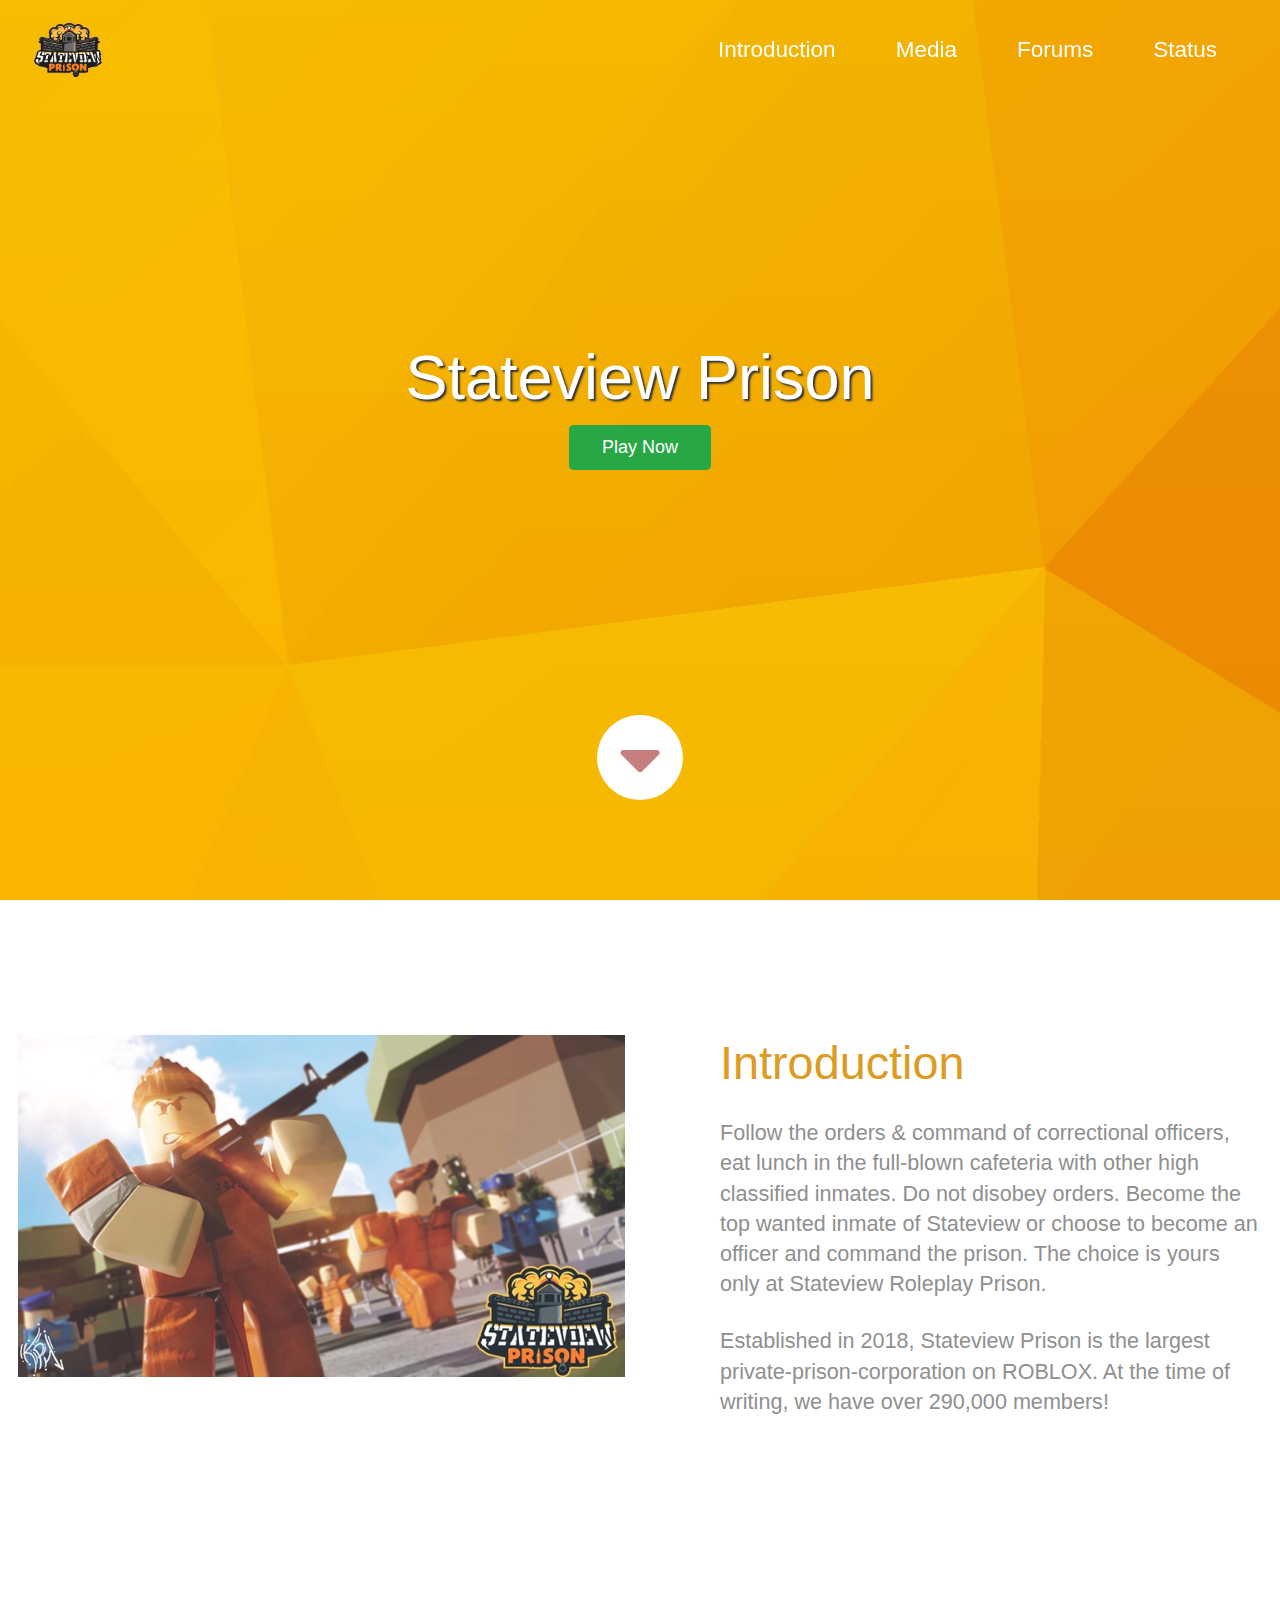
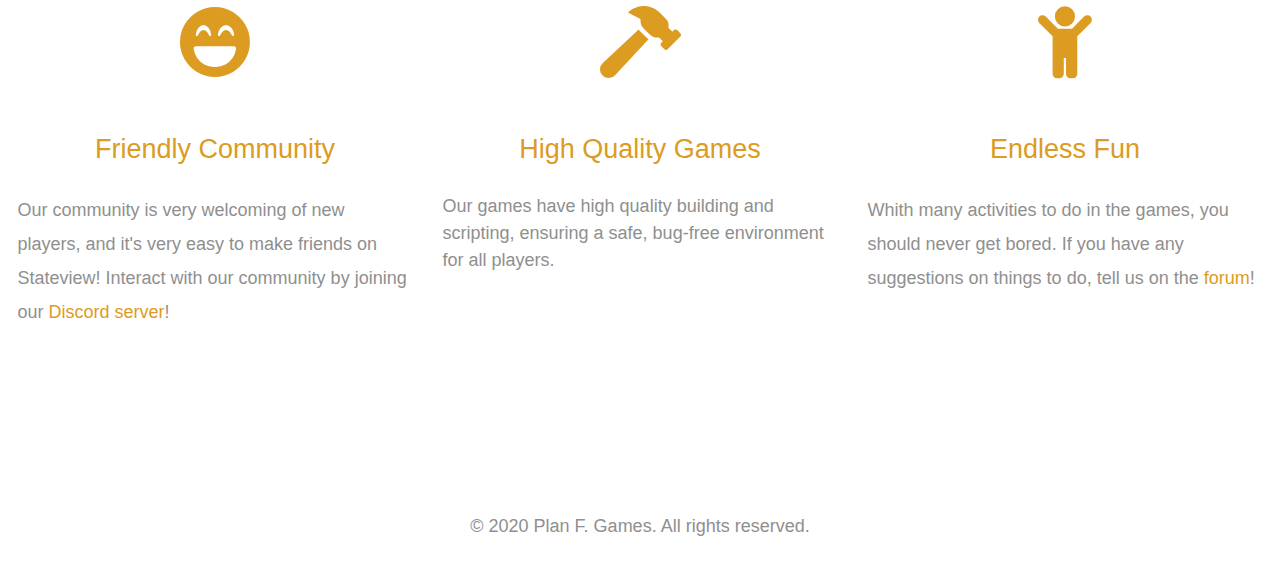
<file: index.html>
<!DOCTYPE html>
<html lang="en">
  <head>
    <meta charset="UTF-8" />
    <meta name="viewport" content="width=device-width, initial-scale=1.0" />
	<meta property="og:title" content="Stateview Prison">
	<meta property="og:type" content="website">
	<meta property="og:url" content="https://stateviewprison.com">
	<meta property="og:image" content="https://stateviewprison.com/img/IntroImage.jpg">
	<meta property="og:description" content="Follow the orders & command of correctional officers, eat lunch in the full-blown cafeteria with other high classified inmates. Do not disobey orders. Become the top wanted inmate of Stateview or choose to become an officer and command the prison. The choice is yours only at Stateview Roleplay Prison.">
    <meta http-equiv="X-UA-Compatible" content="ie=edge" />
    <title>Stateview Prison</title>
	<link rel="icon" type="image/png" href="img/StateviewLogotrans.png">
    <link rel="stylesheet" href="fontawesome-5.5/css/all.min.css" />
    <link rel="stylesheet" href="slick/slick.css">
    <link rel="stylesheet" href="slick/slick-theme.css">
    <link rel="stylesheet" href="magnific-popup/magnific-popup.css">
    <link rel="stylesheet" href="css/bootstrap.min.css" />
    <link rel="stylesheet" href="css/templatemo-style.css" />
    <!--
	Stateview Prison
	https://templatemo.com/tm-525-the-town
	-->
  </head>
  <body>    
    <!-- Hero section -->
    <section id="hero" class="text-white tm-font-big tm-parallax">
      <!-- Navigation -->
      <nav class="navbar navbar-expand-md tm-navbar" id="tmNav">              
        <div class="container">   
          <div class="tm-next">
              <a href="#" class="navbar-brand">
                <img src="img/StateviewLogotrans.png" width="70" height="70" alt="Stateview Prison">
              </a>
          </div>             
            
          <button class="navbar-toggler" type="button" data-toggle="collapse" data-target="#navbarSupportedContent" aria-controls="navbarSupportedContent" aria-expanded="false" aria-label="Toggle navigation">
            <i class="fas fa-bars navbar-toggler-icon"></i>
          </button>
          <div class="collapse navbar-collapse" id="navbarSupportedContent">
            <ul class="navbar-nav ml-auto">
              <li class="nav-item">
                  <a class="nav-link tm-nav-link" href="#introduction">Introduction</a>
              </li>  
              <li class="nav-item">
                <a class="nav-link tm-nav-link" href="https://media.stateviewprison.com/" onclick="window.location.href='https://media.stateviewprison.com/'">Media</a>
            </li>    
            <li class="nav-item">
              <a class="nav-link tm-nav-link" href="https://forum.stateviewprison.com" onclick="window.location.href='https://forum.stateviewprison.com'">Forums</a>
            </li>
            <li class="nav-item">
              <a class="nav-link tm-nav-link" href="https://status.stateviewprison.com" onclick="window.location.href='https://status.stateviewprison.com'">Status</a>
            </li> 
            </ul>
          </div>        
        </div>
      </nav>
      
      <div class="text-center tm-hero-text-container">
        <div class="tm-hero-text-container-inner">
            <h2 class="tm-hero-title">Stateview Prison</h2>
            <a class="btn btn-success" style="position: relative; z-index: 25;" href="https://www.roblox.com/games/3421472751">Play Now</a>
        </div>        
      </div>

      <div class="tm-next tm-intro-next">
        <a href="#introduction" class="text-center tm-down-arrow-link">
          <i class="fas fa-3x fa-caret-down tm-down-arrow"></i>
        </a>
      </div>      
    </section>

    <section id="introduction" class="tm-section-pad-top">
      <div class="container">
        <div class="row">
          <div class="col-lg-6">
            <img src="img/IntroImage.jpg" alt="Image" class="img-fluid tm-intro-img" />
          </div>
          <div class="col-lg-6">
            <div class="tm-intro-text-container">
                <h2 class="tm-text-primary mb-4 tm-section-title">Introduction</h2>
                <p class="mb-4 tm-intro-text">
                  Follow the orders & command of correctional officers, eat lunch in the full-blown cafeteria with other high classified inmates. Do not disobey orders. Become the top wanted inmate of Stateview or choose to become an officer and command the prison. The choice is yours only at Stateview Roleplay Prison.
              </p>
                <p class="mb-5 tm-intro-text">Established in 2018, Stateview Prison is the largest private-prison-corporation on ROBLOX. At the time of writing, we have over 290,000 members!</p>
            </div>
          </div>
        </div>

        <div class="row tm-section-pad-top">
          <div class="col-lg-4">
            <i class="fas fa-4x fa-laugh-beam text-center tm-icon"></i>
            <h4 class="text-center tm-text-primary mb-4">Friendly Community</h4>
            <p>
              Our community is very welcoming of new players, and it's very easy to make friends on Stateview! Interact with our community by joining our <a class="tm-text-primary" href="https://discord.com/invite/stateview">Discord server</a>!
            </p>
          </div>
        
        <div class="col-lg-4 mt-5 mt-lg-0">
          <i class="fas fa-4x fa-hammer text-center tm-icon"></i>
          <h4 class="text-center tm-text-primary mb-4">High Quality Games</h4>
          Our games have high quality building and scripting, ensuring a safe, bug-free environment for all players.
          <p>
          </p>
        </div>
        <div class="col-lg-4 mt-5 mt-lg-0">
          <i class="fas fa-4x fa-child text-center tm-icon"></i>
          <h4 class="text-center tm-text-primary mb-4">Endless Fun</h4>
          <p>
            Whith many activities to do in the games, you should never get bored. If you have any suggestions on things to do, tell us on the <a class="tm-text-primary" href="https://forum.stateviewprison.com/">forum</a>!
          </p>
        </div>
      </div>
    </section>

    <!--Work-->

    

    <!-- Contact -->
    <br><br><br><br><br><br>
    <div class="container">
      <p class="text-center">© 2020 Plan F. Games. All rights reserved.</p>
    </div>

    <script src="js/jquery-1.9.1.min.js"></script>     
    <script src="magnific-popup/jquery.magnific-popup.min.js"></script>
    <script src="js/jquery.singlePageNav.min.js"></script>     
    <script src="js/bootstrap.min.js"></script> 
    <script>

        // Detect window scroll and update navbar
        $(window).scroll(function(e){          
          if($(document).scrollTop() > 120) {
            $('.tm-navbar').addClass("scroll");
          } else {
            $('.tm-navbar').removeClass("scroll");
          }
        });

      function getOffSet(){
        var _offset = 450;
        var windowHeight = window.innerHeight;

        if(windowHeight > 500) {
          _offset = 400;
        } 
        if(windowHeight > 680) {
          _offset = 300
        }
        if(windowHeight > 830) {
          _offset = 210;
        }

        return _offset;
      }

      function setParallaxPosition($doc, multiplier, $object){
        var offset = getOffSet();
        var from_top = $doc.scrollTop(),
          bg_css = 'center ' +(multiplier * from_top - offset) + 'px';
        $object.css({"background-position" : bg_css });
      }

      // Parallax function
      // Adapted based on https://codepen.io/roborich/pen/wpAsm        
      var background_image_parallax = function($object, multiplier, forceSet){
        multiplier = typeof multiplier !== 'undefined' ? multiplier : 0.5;
        multiplier = 1 - multiplier;
        var $doc = $(document);
        // $object.css({"background-attatchment" : "fixed"});

        if(forceSet) {
          setParallaxPosition($doc, multiplier, $object);
        } else {
          $(window).scroll(function(){          
            setParallaxPosition($doc, multiplier, $object);
          });
        }
      };
      
      $(function(){
        // Hero Section - Background Parallax
        background_image_parallax($(".tm-parallax"), 0.30, false);  
        
        // Handle window resize
        window.addEventListener('resize', function(){
          background_image_parallax($(".tm-parallax"), 0.30, true);
        }, true);
        
        // Close mobile menu after click 
        $('#tmNav a').on('click', function(){
          $('.navbar-collapse').removeClass('show'); 
        })

        // Scroll to corresponding section with animation
        $('#tmNav').singlePageNav();        
        
        // Add smooth scrolling to all links
        // https://www.w3schools.com/howto/howto_css_smooth_scroll.asp
        $("a").on('click', function(event) {
          if (this.hash !== "") {
            event.preventDefault();
            var hash = this.hash;

            $('html, body').animate({
              scrollTop: $(hash).offset().top
            }, 400, function(){
              window.location.hash = hash;
            });
          } // End if
        });
      });
    </script>
  </body>
</html>
</file>
<file: css/templatemo-style.css>
/*

The Town

https://templatemo.com/tm-525-the-town

*/

html {
  font-size: 18px;
}

body {
  color: #8f8f8f;
  margin: 0;
  padding: 0;
  overflow-x: hidden;
}
a {
  transition: all 0.3s ease;
}

a:hover,
a:focus {
  text-decoration: none;
}

a:focus {
  outline: none;
}

.btn {
  padding: 8px 32px;
}

.btn:hover {
  background-color: #ced4da;
}

.tm-section-pad-top {
  padding-top: 135px;
}

.tm-text-primary {
  color: #dc9b21;
}

.tm-font-big {
  font-size: 1.25rem;
}

.tm-btn-primary {
  color: white;
  background-color: #dc9b21;
  padding: 14px 35px;
  border-radius: 30px;
}

.tm-btn-primary:hover,
.tm-btn-primary:focus {
  color: white;
  background-color: #f0b341;
}

/* Navbar */

.tm-navbar {
  position: fixed;
  width: 100%;
  z-index: 1000;
  background-color: transparent;
  transition: all 0.3s ease;
}

.tm-navbar.scroll {
  background-color: rgb(220,155,33);
}

.navbar-brand {
  color: white;
  font-size: 1.4rem;
  font-weight: bold;
}

.navbar-brand:hover,
.tm-navbar.scroll .navbar-brand:hover {
  color: #dc9b21;
}

.tm-navbar.scroll .navbar-brand {
  color: #8f8f8f;
}

.nav-item {
  list-style: none;
}

.tm-nav-link {
  color: white;
}

.tm-nav-link:hover {
  color: rgb(230, 230, 230);
}

.navbar-toggler {
  border: 1px solid white;
  padding-left: 10px;
  padding-right: 10px;
}

.navbar-toggler-icon {
  color: white;
  padding-top: 6px;
}

.tm-navbar.scroll .navbar-toggler {
  border: 1px solid white;
}
/* Hero */

#hero {
  background-image: url(../img/Yellow-triangles.png);
  background-repeat: no-repeat;
  height: 100vh;
  min-height: 375px;
  position: relative;
}

@media (min-height: 830px) {
  #hero {
    background-position: center -210px;
  }
}

@media (min-height: 680px) and (max-height: 829px) {
  #hero {
    background-position: center -300px;
  }
}

@media (min-height: 500px) and (max-height: 679px) {
  #hero {
    background-position: center -400px;
  }
}

@media (max-height: 499px) {
  #hero {
    background-position: center -450px;
  }
}

.tm-hero-text-container {
  width: 100%;
  height: 100%;
  display: flex;
  flex-flow: column;
  justify-content: center;
}

.tm-hero-text-container-inner {
  margin-top: -90px;
}

.tm-hero-title {
  font-size: 3.5rem;
  text-shadow: 2px 2px 2px #333;
}

.tm-intro-next {
  position: absolute;
  bottom: 100px;
  left: 0;
  right: 0;
}

@media (max-height: 480px) {
  .tm-hero-text-container-inner {
    margin-top: -40px;
  }

  .tm-intro-next {
    bottom: 20px;
  }
}

.tm-down-arrow-link {
  display: block;
  margin-top: 18%;
}

.tm-down-arrow {
  color: #c57e7d;
  cursor: pointer;
  background: white;
  border-radius: 50%;
  padding: 10px 22px 8px;
  transition: all 0.3s ease;
}

.tm-down-arrow:hover,
.tm-down-arrow:focus {
  color: white;
  background: #dc9b21;
}

/* Introduction */

.tm-section-title {
  font-size: 2.6rem;
  font-weight: normal;
}

.tm-intro-text {
  font-size: 1.2rem;
  line-height: 1.4;
}

.tm-icon {
  display: block;
  margin-bottom: 55px;
  color: #dc9b21;
}

/* Work */

.tm-work-description {
  max-width: 650px;
  width: 100%;
  font-size: 0.9rem;
}

.tm-gallery-container {
  padding-top: 70px;
  padding-bottom: 120px;
}

.tm-gallery-item {
  margin: 0 15px;
}

.slick-dots {
  bottom: -65px;
}

.slick-dots li {
  margin: 0 13px;
}

.slick-dots li button:hover:before,
.slick-dots li button:focus:before,
.slick-dots li.slick-active button:before {
  opacity: 1;
  color: rgb(240,179,65);
}

.slick-dots li button:before {
  font-size: 26px;
}

/* Hover Effect */
/* Common style */
.grid figure {
  position: relative;
  float: left;
  overflow: hidden;
  /* margin: 10px 1%;
  min-width: 320px;
	max-width: 480px;
	max-height: 360px;
	width: 48%; */
  background: #3085a3;
  text-align: center;
  cursor: pointer;
}

.grid figure img {
  position: relative;
  display: block;
  min-height: 100%;
  max-width: 100%;
  opacity: 0.8;
}

.grid figure figcaption {
  padding: 2em;
  color: #fff;
  text-transform: uppercase;
  font-size: 1.25em;
  -webkit-backface-visibility: hidden;
  backface-visibility: hidden;
}

.grid figure figcaption::before,
.grid figure figcaption::after {
  pointer-events: none;
}

.grid figure figcaption,
.grid figure figcaption > a {
  position: absolute;
  top: 0;
  left: 0;
  width: 100%;
  height: 100%;
}

/* Anchor will cover the whole item by default */
/* For some effects it will show as a button */
.grid figure figcaption > a {
  z-index: 1000;
  text-indent: 200%;
  white-space: nowrap;
  font-size: 0;
  opacity: 0;
}

.grid figure h2 {
  word-spacing: -0.15em;
  font-weight: 300;
}

.grid figure h2 span {
  font-weight: 800;
}

.grid figure h2,
.grid figure p {
  margin: 0;
}

.grid figure p {
  letter-spacing: 1px;
  font-size: 68.5%;
}

/*---------------*/
/***** Honey *****/
/*---------------*/

figure.effect-honey {
  background: #4a3753;
  max-width: 220px;
}

figure.effect-honey img {
  opacity: 0.9;
  -webkit-transition: opacity 0.35s;
  transition: opacity 0.35s;
}

figure.effect-honey:hover img {
  opacity: 0.5;
}

figure.effect-honey figcaption::before {
  position: absolute;
  bottom: 0;
  left: 0;
  width: 100%;
  height: 10px;
  background: #dc9b21;
  content: "";
  -webkit-transform: translate3d(0, 10px, 0);
  transform: translate3d(0, 10px, 0);
}

figure.effect-honey h2 {
  position: absolute;
  bottom: 0;
  left: 0;
  padding: 1em 1.5em;
  width: 100%;
  text-align: left;
  -webkit-transform: translate3d(0, -30px, 0);
  transform: translate3d(0, -30px, 0);
}

figure.effect-honey h2 i {
  font-style: normal;
  opacity: 0;
  -webkit-transition: opacity 0.35s, -webkit-transform 0.35s;
  transition: opacity 0.35s, transform 0.35s;
  -webkit-transform: translate3d(0, -30px, 0);
  transform: translate3d(0, -30px, 0);
}

figure.effect-honey figcaption::before,
figure.effect-honey h2 {
  -webkit-transition: -webkit-transform 0.35s;
  transition: transform 0.35s;
}

figure.effect-honey:hover figcaption::before,
figure.effect-honey:hover h2,
figure.effect-honey:hover h2 i {
  opacity: 1;
  -webkit-transform: translate3d(0, 0, 0);
  transform: translate3d(0, 0, 0);
}

/* Contact */

#contact {
  color: white;
  background-image: url(../img/the-town-bg-02.jpg);
  background-position: center;
  background-repeat: no-repeat;
  min-height: 850px;
  position: relative;
  padding-bottom: 50px;
  padding-top: 160px;
}

.tm-underline {
  border-top: 2px solid white;
  height: 8px;
  width: 100%;
}

.tm-underline-inner {
  width: 25%;
  height: 8px;
  background: white;
}

.tm-contact-item {
  margin-bottom: 75px;
}

.tm-contact-item-link {
  display: flex;
  align-items: center;
}

.tm-contact-item-link i,
.tm-contact-item-link span {
  color: white;
  transition: all 0.3s ease;
}

.tm-contact-item-link:hover i,
.tm-contact-item-link:hover span {
  color: #dc9b21;
}

.tm-input {
  padding: 8px 25px;
  border-radius: 3px;
  border: 1px solid white;
  background: transparent;
  color: white;
}

::placeholder {
  /* Chrome, Firefox, Opera, Safari 10.1+ */
  color: white;
  opacity: 1; /* Firefox */
}

:-ms-input-placeholder {
  /* Internet Explorer 10-11 */
  color: white;
}

::-ms-input-placeholder {
  /* Microsoft Edge */
  color: white;
}

.tm-btn-submit {
  margin-left: 20px;
}

.tm-footer {
  position: absolute;
  bottom: 35px;
  left: 0;
  right: 0;
  padding: 0 15px;
}

.tm-footer-link {
  color: white;
}

.tm-footer-link:hover,
.tm-footer-link:focus {
  color: #dc9b21;
  text-decoration: none;
}

p {
  line-height: 1.9;
}

@media (min-width: 768px) {
  .tm-intro-text-container {
    padding-left: 65px;
  }

  .navbar-expand-md .navbar-nav .nav-link {
    padding-right: 30px;
    padding-left: 30px;
  }
}

@media (min-width: 1200px) {
  .container {
    max-width: 1275px;
  }

  .tm-container-gallery {
    max-width: 1290px;
  }

  .tm-container-contact {
    max-width: 1063px;
  }
}

@media (max-width: 991px) {
  .tm-intro-text-container {
    padding-left: 15px;
    padding-top: 30px;
    max-width: 600px;
    margin-left: auto;
    margin-right: auto;
  }

  .tm-intro-img {
    display: block;
    margin-left: auto;
    margin-right: auto;
  }

  .tm-btn-submit {
    margin-left: 0;
    margin-top: 20px;
  }
}

@media (max-width: 767px) {
  .tm-btn-submit {
    margin-left: 20px;
    margin-top: 0;
  }

  .navbar-nav {
    max-width: 200px;
    text-align: right;
  }

  .navbar-collapse {
    background-color: rgb(255, 255, 255);
    padding: 10px;
    border-radius: 3px;
  }

  .navbar-collapse .nav-link {
    color: #8f8f8f;
  }
}

@media (max-width: 420px) {
  .tm-btn-submit {
    display: block;
    margin-left: 0;
    margin-top: 20px;
  }
}
</file>
